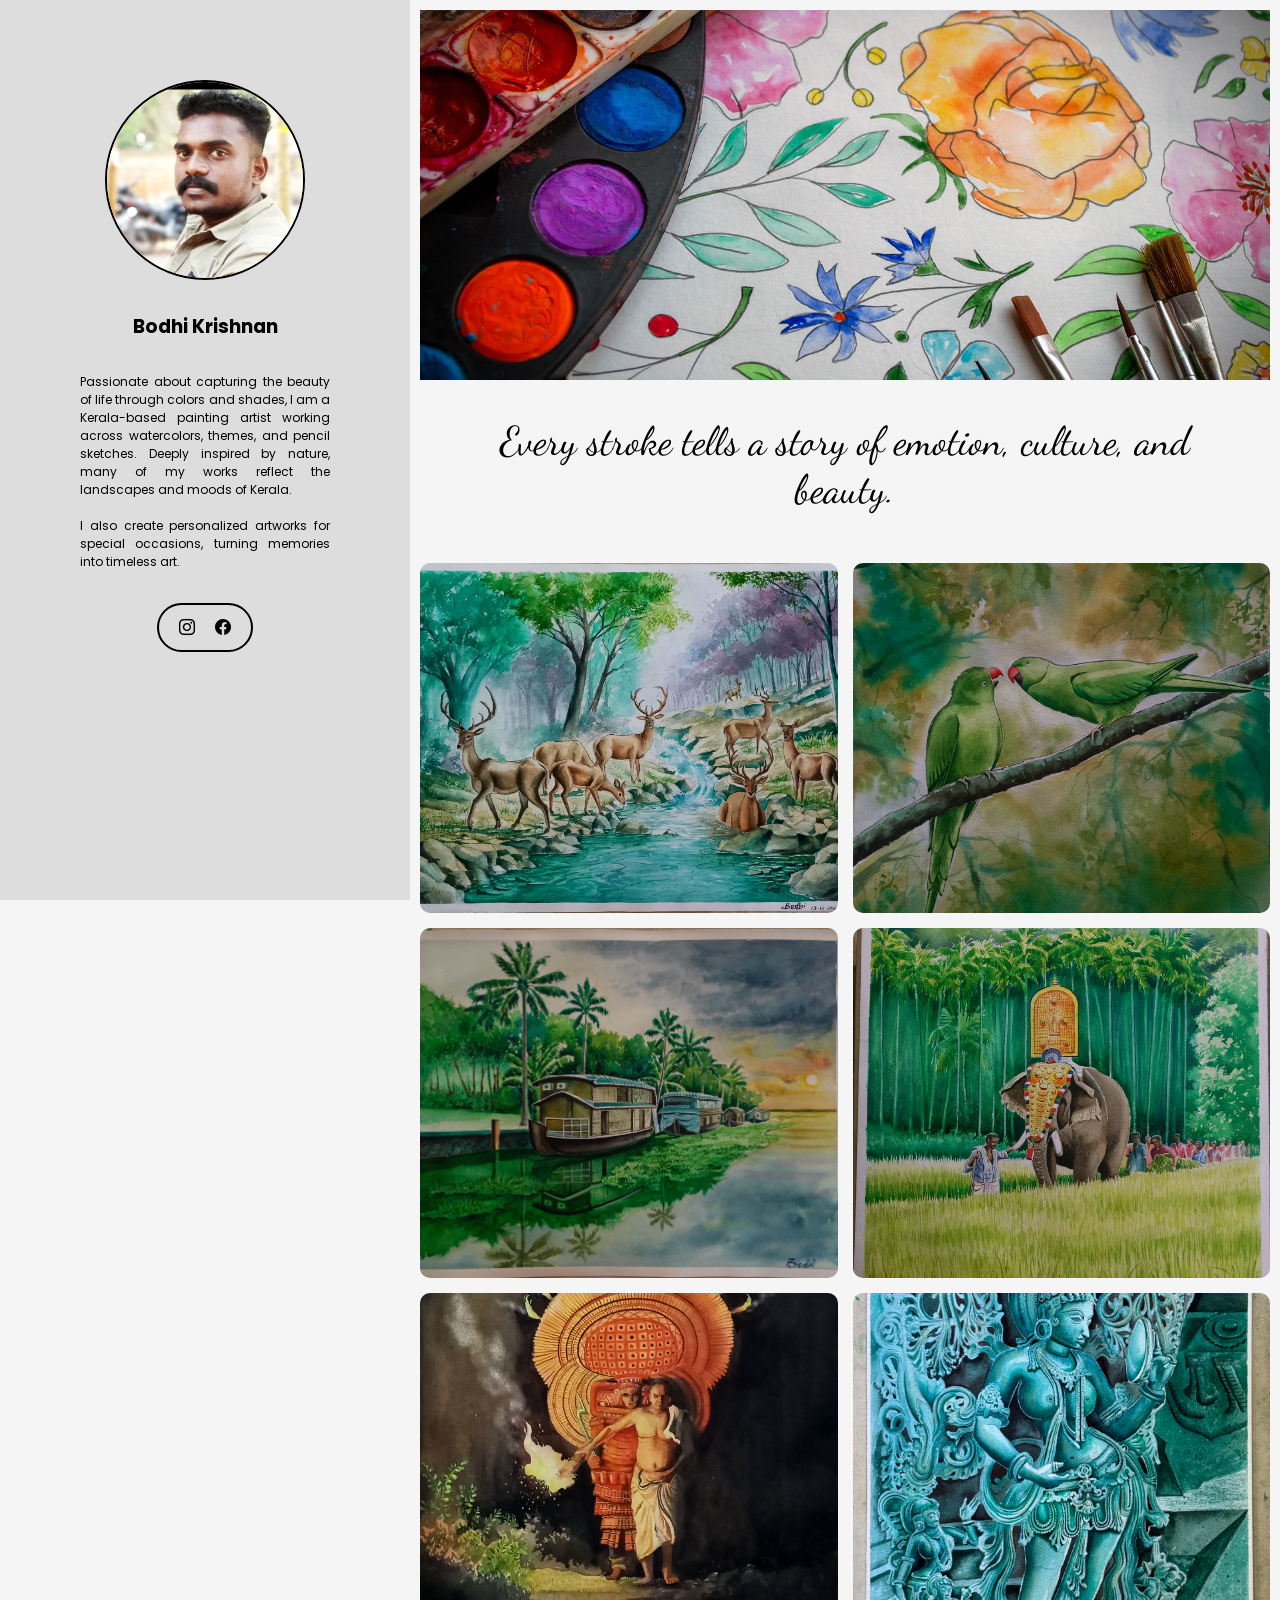
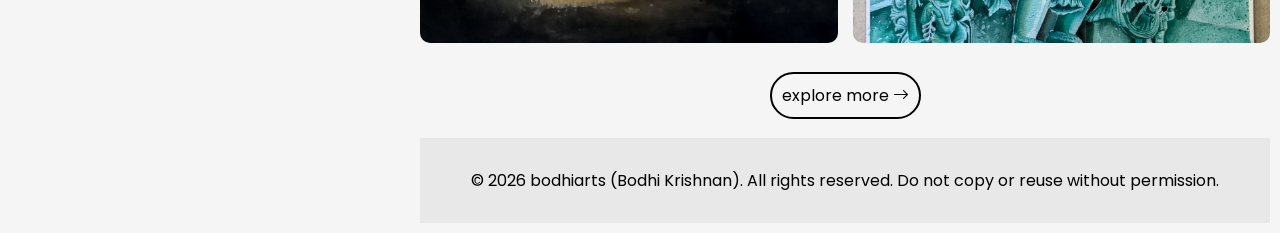
<file: index.html>
<!DOCTYPE html>
<html lang="en">
    <head>
        <meta charset="UTF-8">
        <meta name="viewport" content="width=device-width, initial-scale=1.0">
        <meta name="robots" content="index,follow">
        <meta name="description" content="Explore the art portfolio of Bodhi Krishnan (bodhiarts). Featuring vibrant watercolors, realistic pencil sketches, and nature-inspired themes capturing the essence of Kerala." />
        <meta name="keywords" content="Bodhi Krishnan, Keralam Art, Kerala-Based Painting, Sketch Artist, Water Color, Pencil Drawing, Keralam, Kerala, Kerala Backwaters">
        <meta name="author" content="Bodhi Krishnan">
        <meta property="og:type" content="website" />
        <meta property="og:url" content="https://bodhiarts.github.io/" />
        <meta property="og:title" content="Bodhi Krishnan Art Portfolio | Kerala-Based Painting & Sketch Artist" />
        <meta property="og:description" content="Explore vibrant watercolors, pencil sketches, and nature-inspired themes capturing the beauty of Kerala. Available for personalized commission artworks." />
        <meta property="og:image" content="https://bodhiarts.github.io/public/og-img.jpg" />
        <meta property="og:site_name" content="Bodhi Krishnan Art Portfolio" />
        <meta name="twitter:card" content="summary_large_image" />
        <meta name="twitter:url" content="https://bodhiarts.github.io/" />
        <meta name="twitter:title" content="Bodhi Krishnan Art Portfolio | Kerala-Based Painting & Sketch Artist" />
        <meta name="twitter:description" content="Explore vibrant watercolors, pencil sketches, and nature-inspired themes capturing the beauty of Kerala. Available for personalized commission artworks." />
        <meta name="twitter:image" content="https://bodhiarts.github.io/public/og-img.jpg" />
        <title>Bodhi Krishnan | Art Portfolio</title>
        <link rel="canonical" href="https://bodhiarts.github.io/">
        <link rel="icon" type="image/png" href="./public/favicon.png">
        <link rel="preconnect" href="https://fonts.googleapis.com">
        <link rel="preconnect" href="https://fonts.gstatic.com" crossorigin>
        <link href="https://fonts.googleapis.com/css2?family=Dancing+Script:wght@400..700&family=Montserrat:ital,wght@0,100..900;1,100..900&family=Poppins:ital,wght@0,100;0,200;0,300;0,400;0,500;0,600;0,700;0,800;0,900;1,100;1,200;1,300;1,400;1,500;1,600;1,700;1,800;1,900&display=swap" rel="stylesheet">
        <link rel="stylesheet" href="https://cdn.jsdelivr.net/npm/bootstrap-icons@1.13.1/font/bootstrap-icons.min.css">
        <link rel="stylesheet" href="./style.css">
    </head>
    <body onload="checkWebFn()">
        <section class="main-section">
            <aside class="aside" id="sidebar">
                <div class="close">
                    <i class="bi bi-x-lg" onclick="closeSidebarFn()" style="font-size: 25px; cursor: pointer;"></i>
                </div>
                <img
                    src="./assets/bodhi.jpg"
                    width="200"
                    height="200"
                    alt="profile"
                    onclick="clickImageFn()">
                <div>
                    <h3>Bodhi Krishnan</h3>
                </div>
                <div class="about-artist">
                    <p>
                        Passionate about capturing the beauty of life through colors and shades, I am a Kerala-based painting artist working across watercolors, themes, and pencil sketches. Deeply inspired by nature, many of my works reflect the landscapes and moods of Kerala.
                        <br>
                        <br>
                        I also create personalized artworks for special occasions, turning memories into timeless art.
                    </p>
                </div>
                <div class="social-medias">
                    <a href="https://www.instagram.com/bodhi_artz" target="_blank">
                        <i class="bi bi-instagram"></i>
                    </a>
                    <a href="#">
                        <i class="bi bi-facebook"></i>
                    </a>
                </div>
            </aside>
            <main>
                <div class="banner">
                    <img
                        src="./assets/banner-img.jpg"
                        width="100"
                        height="100"
                        alt="bodhi krishnan, kerala artist portfolio banner"
                    >
                </div>
                <div class="quote">
                    Every stroke tells a story of emotion, culture, and beauty.
                </div>
                <div class="gallery">
                    <img src="./assets/gallery/img1.jpg" alt="Landscape showing a deer and valley by Bodhi Krishnan, a Kerala-based artist" width="300" height="350" onclick="openLightbox(this)">
                    <img src="./assets/gallery/img2.jpg" alt="Two parrots sharing a lovable moment by Bodhi Krishnan, a Kerala-based artist" width="300" height="350" onclick="openLightbox(this)">
                    <img src="./assets/gallery/img3.jpg" alt="Backwater view of Kerala by Bodhi Krishnan, a Kerala-based artist" width="300" height="350" onclick="openLightbox(this)">
                    <img src="./assets/gallery/img4.jpg" alt="An elephant and mahout with villagers during a Kerala festival by Bodhi Krishnan, a Kerala-based artist" width="300" height="350" onclick="openLightbox(this)">
                    <img src="./assets/gallery/img5.jpg" alt="Thematic painting of the Theyyam tradition of Kerala by Bodhi Krishnan, a Kerala-based artist" width="300" height="350" onclick="openLightbox(this)">
                    <img src="./assets/gallery/img6.jpg" alt="Darpana Sundari artwork by Bodhi Krishnan, a Kerala-based artist" width="300" height="350" onclick="openLightbox(this)">
                </div>
                <div class="explore">
                    <a href="https://www.instagram.com/bodhi_artz" target="_blank">
                        explore more
                        <i class="bi bi-arrow-right"></i>
                    </a>
                </div>

                <footer>
                    <p>© <span id="year">2025</span> bodhiarts (Bodhi Krishnan). All rights reserved. Do not copy or reuse without permission.</p>
                </footer>
            </main>
        </section>
        <!-- Lightbox -->
        <div id="lightbox" class="lightbox" onclick="closeLightbox()">
            <img id="lightbox-img">
        </div>
        <!-- Script -->
        <!-- 
        all the scripts go here
         -->
        <script>

            // copyright Date
            document.getElementById("year").textContent = new Date().getFullYear();
            // 
            function openLightbox(img) {
            document.getElementById("lightbox").style.display = "flex";
            document.getElementById("lightbox-img").src = img.src;
            }
            function closeLightbox() {
            document.getElementById("lightbox").style.display = "none";
            }
        </script>
        <!--  -->
        <!--  -->
        <!--  -->
        <script>

            const sidebar = document.getElementById("sidebar");

            function checkWebFn() {
                if(window.innerWidth < 998) {
                    sidebar.classList.add("mobile")
                }
            }
            function sidebarFn() {
                
                if(window.innerWidth < 998) {
                    sidebar.classList.add("mobile")
                }
                else {
                    sidebar.classList.remove("mobile")
                    if(sidebar.classList.contains("view")) {
                        sidebar.classList.remove("view")
                    }
                }
            }

            function clickImageFn() {
                
                if(sidebar.classList.contains("mobile")) {
                    sidebar.classList.add("view") 
                }
            }

            function closeSidebarFn() {
                sidebar.classList.remove("view") 
            }

            window.addEventListener("resize", sidebarFn);
        </script>
    </body>
</html>
</file>
<file: style.css>
:root {
    --padding-sm: 45px;
    --padding-md: 90px;
    --teritiary-color: black;
}

*, *::before, *::after {
    box-sizing: border-box;
}

* {
    margin: 0;
    padding: 0;
}

html {
    user-select: none;
}

body {
    background-color: #f5f5f5;
    font-family: "Poppins", sans-serif;
    height: 100vh;
}

.main-section {
    display: flex;
    flex-direction: row;
}

.main-section>* {
    min-width: 400px;
}

.main-section main {
    flex-grow: 1;
}

.about-artist {
    max-width: 250px;
    font-size: 12px;
    text-align: justify;
    text-justify: inter-word;
}

.aside {
    display: flex;
    flex-direction: column;
    gap: 2em;
    align-items: center;
    height: 100vh;
    background-color: rgb(221, 221, 221);
    position: fixed;
    left: 0;
    top: 0;
    bottom: 0;
    box-sizing: border-box;
    padding: 80px;
}

.aside img {
    width: 200px;
    height: 200px;
    object-fit: cover;
    background-size: cover;
    border-radius: 100px;
    border: 2px solid var(--teritiary-color);
}

main {
    display: flex;
    flex-direction: column;
    padding: 10px;
    margin-left: 410px;
}

.social-medias {
    display: flex;
    flex-direction: row;
    gap: 1.2em;
    border: 2px solid var(--teritiary-color);
    padding: 10px 20px;
    border-radius: 100px;
}

.social-medias a {
    color: var(--teritiary-color);
    text-decoration: none;
}

.social-medias a:hover {
    transform: scale(1.4);
}

.banner img {
    width: 100%;
    height: 370px;
    object-fit: cover;
}

.quote {
    text-align: center;
    padding: 30px;
    font-family: "Dancing Script", cursive;
    font-size: 2.5rem;
}

.gallery {
    display: grid;
    grid-template-columns: repeat(2, 1fr);
    /* 2 columns */
    gap: 15px;
    padding: 20px 0px;
}

.gallery img {
    width: 100%;
    border-radius: 10px;
    cursor: pointer;
    transition: transform 0.2s;
    object-fit: cover;
}

.gallery img:hover {
    transform: scale(1.02);
}

/* Lightbox */
.lightbox {
    display: none;
    position: fixed;
    z-index: 1000;
    top: 0;
    left: 0;
    width: 100%;
    height: 100%;
    background: rgba(0, 0, 0, 0.8);
    justify-content: center;
    align-items: center;
}

.lightbox img {
    max-width: 90%;
    max-height: 90%;
    border-radius: 10px;
}


.aside .close {
    display: none;
}

.aside.mobile {
    flex-direction: row;
    height: 70px;
    width: 100%;
    padding: 60px 30px;
}

.aside.mobile h3 {
    font-size: 1.1rem;
}

.aside.mobile .about-artist, .aside.mobile .social-medias {
    display: none;
}

.aside.mobile img {
    width: 60px;
    height: 60px;
    object-fit: cover;
    background-size: cover;
    border-radius: 100px;
    border: 2px solid var(--teritiary-color);
}


.aside.mobile.view {
    flex-direction: column;
    height: 100vh;
}

.aside.mobile.view img {
    width: 200px;
    height: 200px;
    object-fit: cover;
    background-size: cover;
    border-radius: 100px;
    border: 2px solid var(--teritiary-color);
}

.aside.mobile.view .about-artist, .aside.mobile.view .social-medias {
    display: block;
}

.aside.mobile.view h3 {
    font-size: 18px;
}

.aside.mobile.view .social-medias {
    width: 100%;
    display: flex;
    align-items: center;
    justify-content: center;
    gap: 2em;
}

.aside.mobile.view .close {
    display: flex;
    justify-content: flex-start;
    width: 100%;
    position: absolute;
    left: 5%;
    top: 3%;
}


.explore {
    text-align: center;
    margin: 20px 0px 30px 0px;
}

.explore a {
    padding: 10px;
    border: 2px solid var(--teritiary-color);
    text-decoration: none;
    border-radius: 100px;
    color: var(--teritiary-color);
}

footer {
    text-align: center;
    padding: 30px;
    background-color: rgb(232, 232, 232);
}

@media (max-width: 998px) {
    .gallery {
        grid-template-columns: repeat(1, 1fr);
    }

    .main-section>* {
        min-width: 10px;
    }

    main {
        margin-left: 0px;
    }

}
</file>
